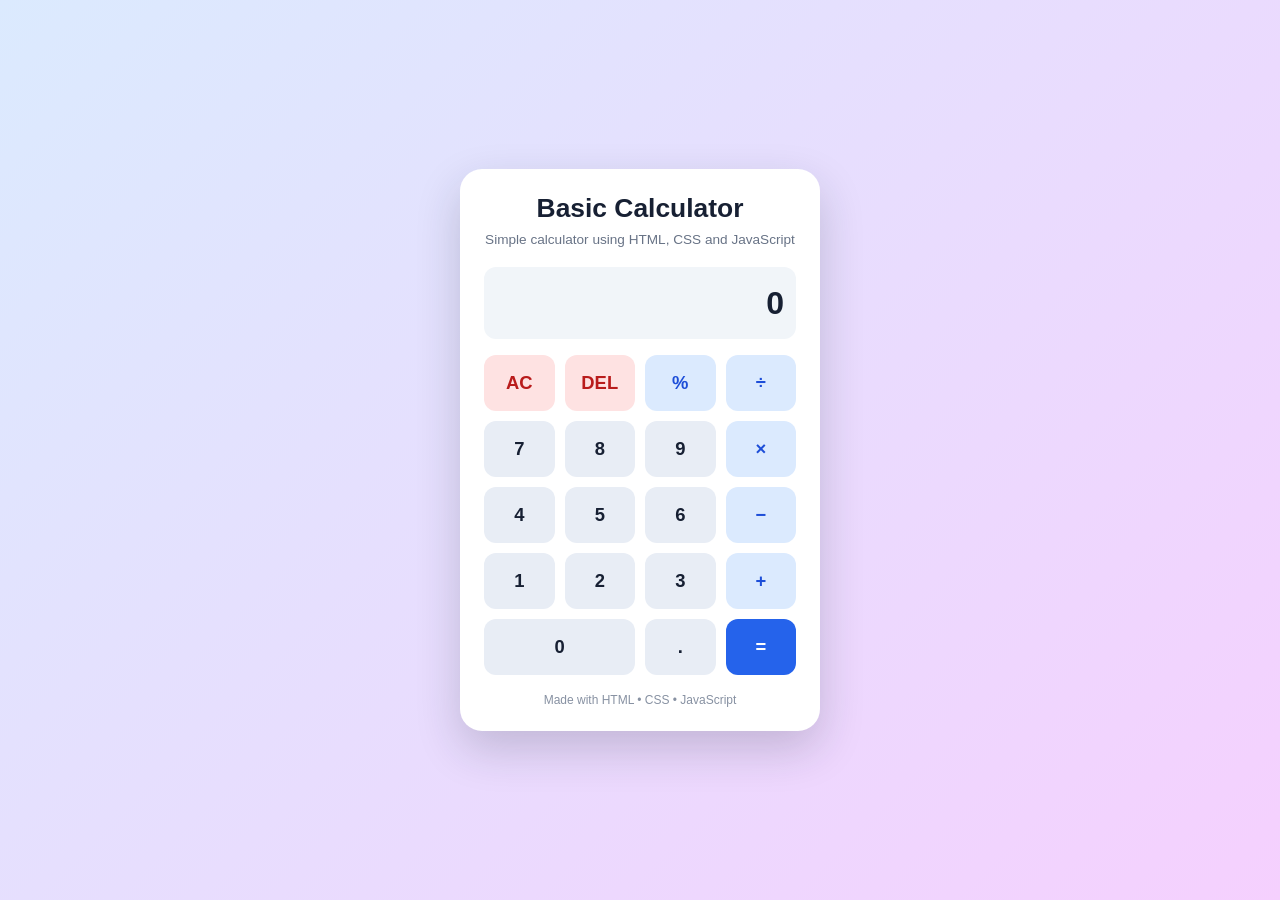
<file: index.html>
<!DOCTYPE html>
<html lang="en">
<head>
  <meta charset="UTF-8">
  <meta name="viewport" content="width=device-width, initial-scale=1.0">
  <title>Basic Calculator</title>
  <link rel="stylesheet" href="style.css">
</head>
<body>
  <main class="calculator">
    <h1>Basic Calculator</h1>
    <p class="subtitle">Simple calculator using HTML, CSS and JavaScript</p>
    <input id="display" class="display" type="text" aria-label="Calculator display" value="0" readonly>

    <div class="buttons">
      <button class="utility" data-action="clear">AC</button>
      <button class="utility" data-action="delete">DEL</button>
      <button class="operator" data-value="%">%</button>
      <button class="operator" data-value="/">÷</button>

      <button data-value="7">7</button>
      <button data-value="8">8</button>
      <button data-value="9">9</button>
      <button class="operator" data-value="*">×</button>

      <button data-value="4">4</button>
      <button data-value="5">5</button>
      <button data-value="6">6</button>
      <button class="operator" data-value="-">−</button>

      <button data-value="1">1</button>
      <button data-value="2">2</button>
      <button data-value="3">3</button>
      <button class="operator" data-value="+">+</button>

      <button class="zero" data-value="0">0</button>
      <button data-value=".">.</button>
      <button class="equals" data-action="calculate">=</button>
    </div>
    <p class="footer">Made with HTML • CSS • JavaScript</p>
  </main>
  <script src="script.js"></script>
</body>
</html>
</file>
<file: style.css>
* { box-sizing: border-box; }

body {
  margin: 0;
  min-height: 100vh;
  display: grid;
  place-items: center;
  padding: 20px;
  font-family: Arial, Helvetica, sans-serif;
  background: linear-gradient(135deg, #dbeafe, #f5d0fe);
  color: #172033;
}

.calculator {
  width: min(100%, 360px);
  padding: 24px;
  border-radius: 22px;
  background: #ffffff;
  box-shadow: 0 18px 45px rgba(31, 41, 55, 0.2);
}

h1 {
  margin: 0;
  text-align: center;
  font-size: 1.65rem;
}

.subtitle {
  margin: 8px 0 20px;
  text-align: center;
  color: #687386;
  font-size: 0.85rem;
}

.display {
  width: 100%;
  height: 72px;
  margin-bottom: 16px;
  padding: 12px;
  border: none;
  border-radius: 12px;
  background: #f1f5f9;
  color: #172033;
  text-align: right;
  font-size: 2rem;
  font-weight: 600;
}

.buttons {
  display: grid;
  grid-template-columns: repeat(4, 1fr);
  gap: 10px;
}

button {
  min-height: 56px;
  border: none;
  border-radius: 12px;
  background: #e8edf5;
  color: #172033;
  font-size: 1.15rem;
  font-weight: 600;
  cursor: pointer;
  transition: transform 0.12s ease, filter 0.12s ease;
}

button:hover { filter: brightness(0.96); }
button:active { transform: scale(0.96); }

button.utility { background: #fee2e2; color: #b91c1c; }
button.operator { background: #dbeafe; color: #1d4ed8; }
button.equals { background: #2563eb; color: white; }
button.zero { grid-column: span 2; }

.footer {
  margin: 18px 0 0;
  text-align: center;
  color: #8791a2;
  font-size: 0.75rem;
}
</file>
